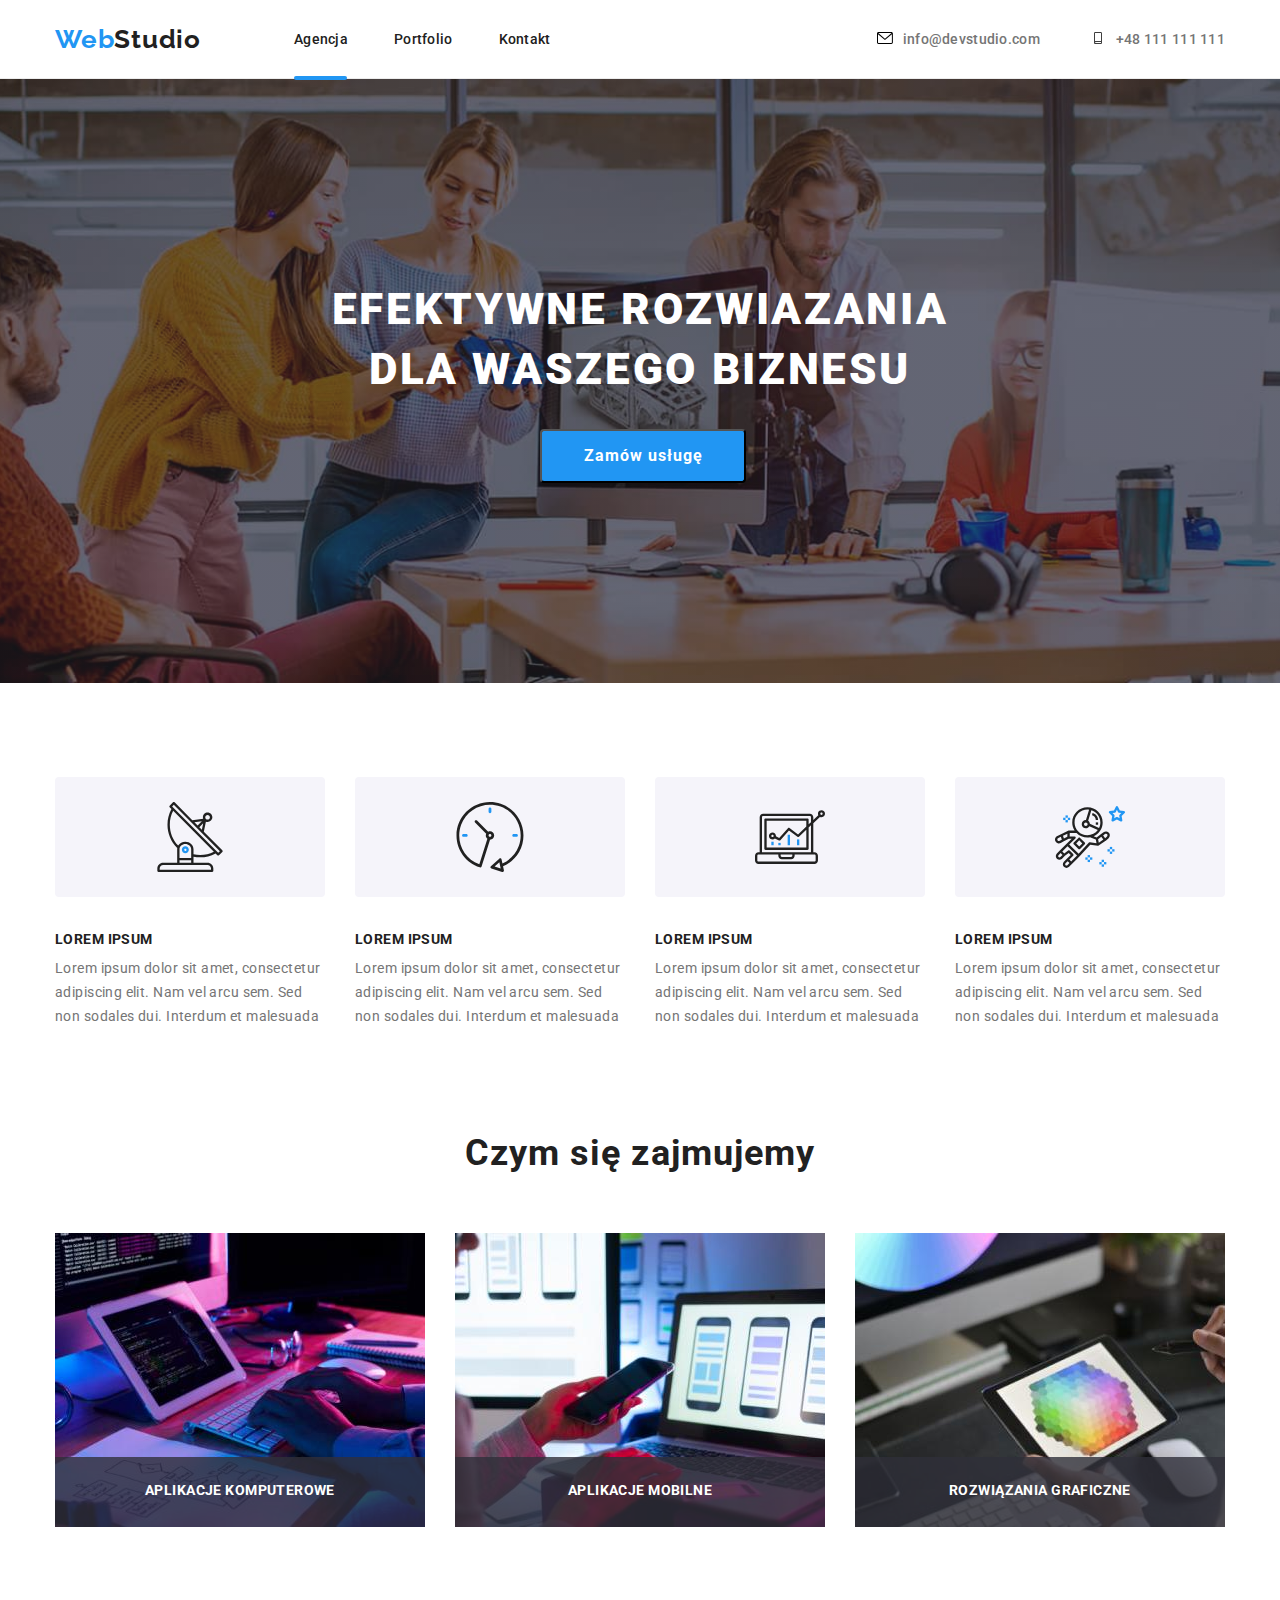
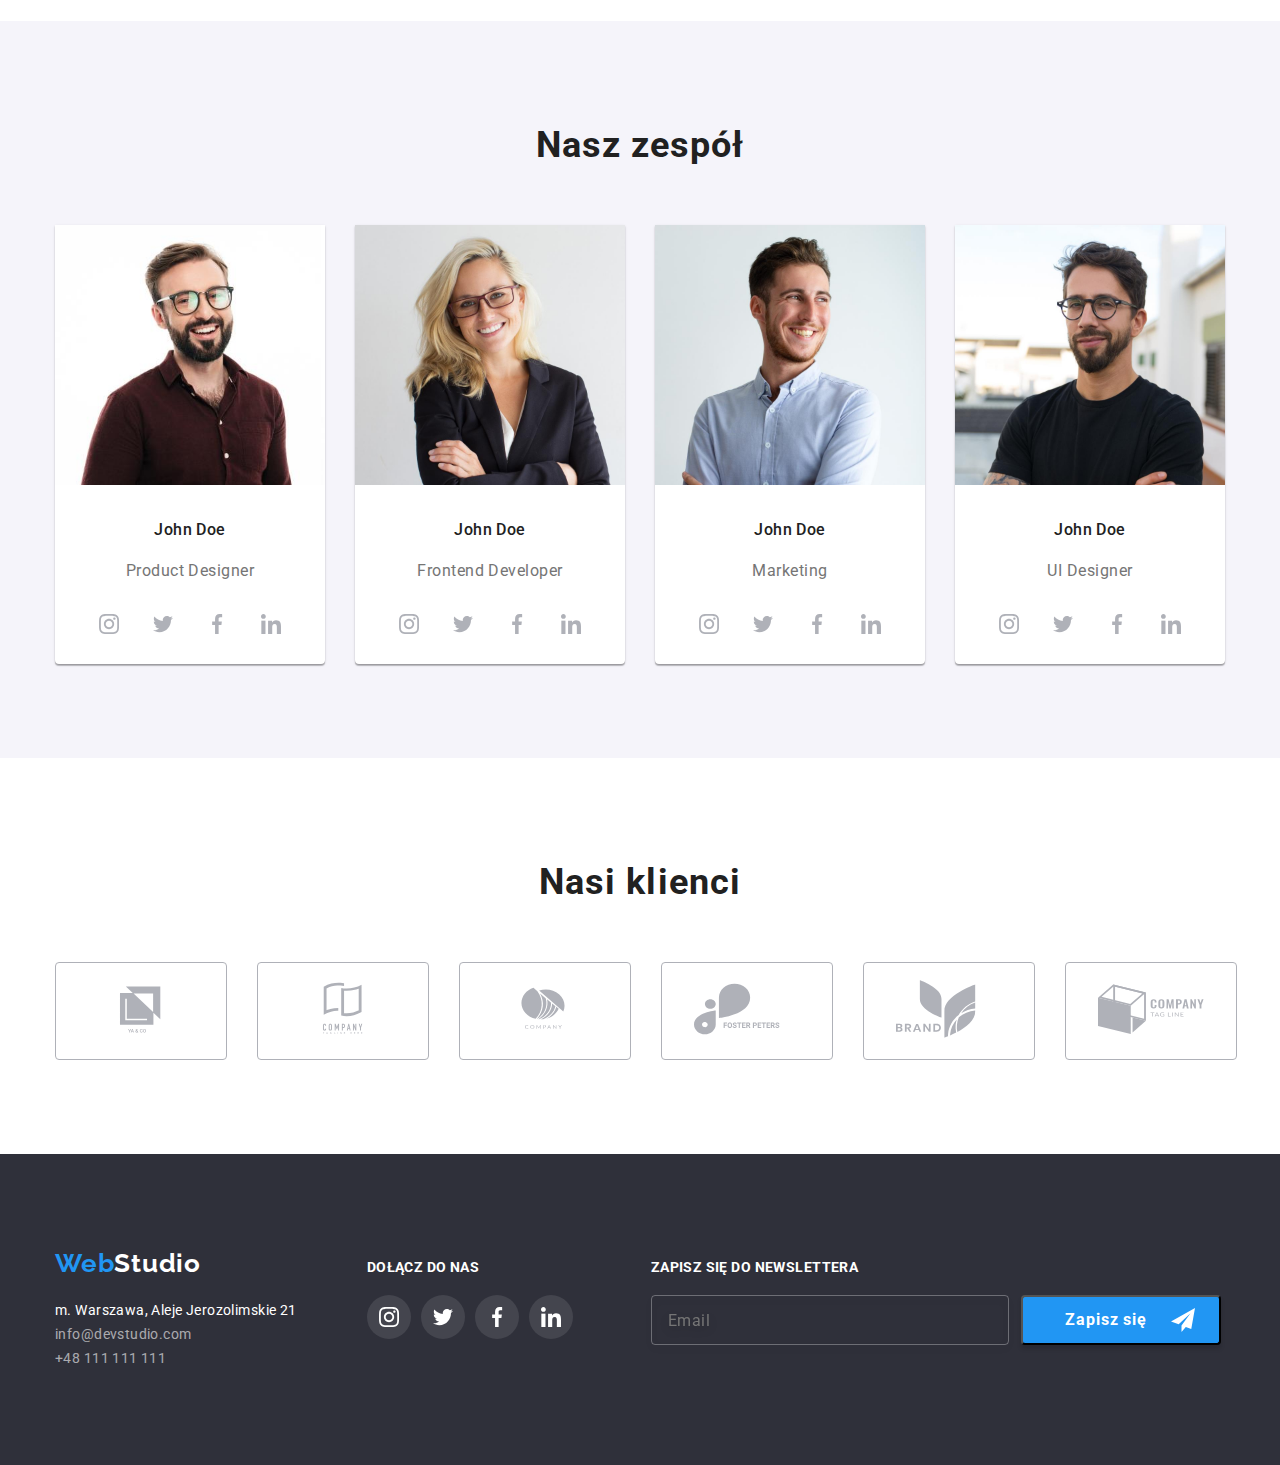
<file: index.html>
<!DOCTYPE html>
<html lang="en">
  <head>
    <meta charset="UTF-8" />
    <meta http-equiv="X-UA-Compatible" content="IE=edge"/>
    <meta name="viewport" content="width=device-width, initial-scale=1.0"/>
    <link rel="stylesheet" href="https://cdnjs.cloudflare.com/ajax/libs/modern-normalize/1.0.0/modern-normalize.min.css"/>
    <link rel="preconnect" href="https://fonts.googleapis.com"/>
    <link rel="preconnect" href="https://fonts.gstatic.com" crossorigin/>
    <link href="https://fonts.googleapis.com/css2?family=Raleway:wght@700&family=Roboto:wght@400;500;700;900&display=swap" rel="stylesheet"/>
    <link rel="stylesheet" href="./css/styles.css"/>
    <title>WebStudio</title>
  </head>

  <body>
    <header class="header">
      <div class="container">
        <nav class="navigation">
          <a class="logo-web-studio logo-web-studio-light-theme link" href="./index.html"><span>Web</span>Studio</a>

          <ul class="navigation-list list">
            <li class="navigation-list-item agency-main">
              <a class="navigation-list-link link" href="./index.html">Agencja</a>
            </li>
            <li class="navigation-list-item">
              <a class="navigation-list-link link" href="./portfolio.html">Portfolio</a>
            </li>
            <li class="navigation-list-item">
              <a class="navigation-list-link link" href="#">Kontakt</a>
            </li>
          </ul>
        </nav>
        
        
        <a class="mailto link" href="mailto:info@devstudio.com">
          <svg class="mailto-icon">
            <use href="./images/sprite.svg#icon-envelope"></use>
          </svg>info@devstudio.com
        </a>
        
        <a class="phone link" href="tel:+48111111111">
          <svg class="smartphone-icon">
            <use href="./images/sprite.svg#icon-smartphone"></use>
          </svg>+48 111 111 111
        </a>
      </div>
    </header>

    <main>

      <!-- ======== HERO ======== -->

      <!-- ======== EFEKTYWNE ROZWIĄZANIA DLA WASZEGO BIZNESU ======== -->

      <section class="hero">
        <div class="container">
            <h1 class="effective-solutions-for-your-business">
              EFEKTYWNE ROZWIAZANIA DLA WASZEGO BIZNESU
            </h1>

            <button class="modal-btn" type="button" data-modal-open>Zamów usługę</button>
          </div>
      </section>

      <!-- ======== NASZE ATUTY ======== -->

      <section class="our-strengths section">
        <div class="contianer">
          <ul class="our-strengths-list list">
            <li class="our-strengths-item">
              <svg class="icon-our-strengths">
                <use class="icon"
                href="./images/sprite.svg#icon-antenna"></use>
              </svg>
              <h3 class="our-strengths-title">LOREM IPSUM</h3>
              <p class="our-strengths-text">
              Lorem ipsum dolor sit amet, consectetur adipiscing elit. Nam vel
              arcu sem. Sed non sodales dui. Interdum et malesuada
              </p>
            </li>

            <li class="our-strengths-item">
              <svg class="icon-our-strengths">
                <use class="icon" href="./images/sprite.svg#icon-clock"></use>
              </svg>
              <h3 class="our-strengths-title">LOREM IPSUM</h3>
              <p class="our-strengths-text">
              Lorem ipsum dolor sit amet, consectetur adipiscing elit. Nam vel
              arcu sem. Sed non sodales dui. Interdum et malesuada
              </p>
            </li>

            <li class="our-strengths-item">
              <svg class="icon-our-strengths">
                <use class="icon"
                href="./images/sprite.svg#icon-diagram"></use>
              </svg>
              <h3 class="our-strengths-title">LOREM IPSUM</h3>
              <p class="our-strengths-text">
              Lorem ipsum dolor sit amet, consectetur adipiscing elit. Nam vel
              arcu sem. Sed non sodales dui. Interdum et malesuada
              </p>
            </li>

            <li class="our-strengths-item">
              <svg class="icon-our-strengths">
                <use class="icon"
                href="./images/sprite.svg#icon-astronaut"></use>
              </svg>
              <h3 class="our-strengths-title">LOREM IPSUM</h3>
              <p class="our-strengths-text">
              Lorem ipsum dolor sit amet, consectetur adipiscing elit. Nam vel
              arcu sem. Sed non sodales dui. Interdum et malesuada
              </p>
            </li>
          </ul>
        </div>
      </section>

      <!-- ======== CZYM SIĘ ZAJMUJEMY ======== -->

      <section class="what-we-do">
        <div class="container">
          <h2 class="what-we-do-title">Czym się zajmujemy</h2>

          <ul class="what-we-do-list list">
            <li class="what-we-do-list-item">
              <img class="what-we-do-list-img"
              src="./images/what-we-do/keyboard.jpg"
              alt="keyboard"
              width="370"
              height="294"/>
              <p class="description">APLIKACJE KOMPUTEROWE</p>
              </li>

              <li class="what-we-do-list-item">
              <img class="what-we-do-list-img"
              src="./images/what-we-do/phone.jpg"
              alt="phone"
              width="370"
              height="294"/>
              <p class="description">APLIKACJE MOBILNE</p>
              </li>
            <li class="what-we-do-list-item">
              <img class="what-we-do-list-img"
              src="./images/what-we-do/tablet.jpg"
              alt="tablet"
              width="370"
              height="294"/>
              <p class="description">ROZWIĄZANIA GRAFICZNE</p>
              </li>
          </ul>
        </div>
      </section>

      <!-- ======== NASZ ZESPÓŁ ======== -->

      <section class="our-team section">
        <div class="container">
          <h2 class="our-team-title">Nasz zespół</h2>

          <ul class="our-team-list list">
            <li class="our-team-list-item">
              <img class="our-team-list-img"
              src="./images/our-team/men1.jpg"
              alt="men1"
              width="270"
              height="260"
              />
                <h3 class="team-name">John Doe</h3>
                <p class="team-job">Product Designer</p>
                <ul class="social-list list">
                  <li class="social-list-item">
                    <a class="social-icon-link" href="#">
                      <svg class="social-icon">
                        <use href="./images/sprite.svg#icon-instagram"></use>
                      </svg>
                    </a>
                  </li>
                  <li class="social-icon-list-item">
                    <a class="social-icon-link link" href="#">
                      <svg class="social-icon">
                        <use href="./images/sprite.svg#icon-twitter"></use>
                      </svg>
                    </a>
                  </li>
                  <li class="social-icon-list-item">
                    <a class="social-icon-link link" href="#">
                      <svg class="social-icon">
                        <use href="./images/sprite.svg#icon-facebook"></use>
                      </svg>
                    </a>
                  </li>
                  <li class="social-icon-list-item">
                    <a class="social-icon-link link" href="#">
                      <svg class="social-icon">
                        <use href="./images/sprite.svg#icon-linkedin"></use>
                      </svg>
                    </a>
                  </li>
                </ul>
              </li>

            <li class="our-team-list-item">
              <img class="our-team-list-img"
              src="./images/our-team/woman.jpg"
              alt="woman"
              width="270"
              height="260"
              />
              <h3 class="team-name">John Doe</h3>
              <p class="team-job">Frontend Developer</p>
              <ul class="social-list list">
                <li class="social-list-item">
                  <a class="social-icon-link link" href="#">
                    <svg class="social-icon">
                      <use href="./images/sprite.svg#icon-instagram"></use>
                    </svg>
                  </a>
                </li>
                <li class="social-icon-list-item">
                  <a class="social-icon-link link" href="#">
                    <svg class="social-icon">
                      <use href="./images/sprite.svg#icon-twitter"></use>
                    </svg>
                  </a>
                </li>
                <li class="social-icon-list-item">
                  <a class="social-icon-link link" href="#">
                    <svg class="social-icon">
                      <use href="./images/sprite.svg#icon-facebook"></use>
                    </svg>
                  </a>
                </li>
                <li class="social-icon-list-item">
                  <a class="social-icon-link link" href="#">
                    <svg class="social-icon">
                      <use href="./images/sprite.svg#icon-linkedin"></use>
                    </svg>
                  </a>
                </li>
              </ul>
            </li>

            <li class="our-team-list-item">
              <img class="our-team-list-img"
              src="./images/our-team/men2.jpg"
              alt="men2"
              width="270"
              height="260"
              />
              <h3 class="team-name">John Doe</h3>
              <p class="team-job">Marketing</p>
              <ul class="social-list list">
                <li class="social-list-item">
                  <a class="social-icon-link link" href="#">
                    <svg class="social-icon">
                      <use href="./images/sprite.svg#icon-instagram"></use>
                    </svg>
                  </a>
                </li>
                <li class="social-icon-list-item">
                  <a class="social-icon-link link" href="#">
                    <svg class="social-icon">
                      <use href="./images/sprite.svg#icon-twitter"></use>
                    </svg>
                  </a>
                </li>
                <li class="social-icon-list-item">
                  <a class="social-icon-link link" href="#">
                    <svg class="social-icon">
                      <use href="./images/sprite.svg#icon-facebook"></use>
                    </svg>
                  </a>
                </li>
                <li class="social-icon-list-item">
                  <a class="social-icon-link link" href="#">
                    <svg class="social-icon">
                      <use href="./images/sprite.svg#icon-linkedin"></use>
                    </svg>
                  </a>
                </li>
              </ul>
            </li>

            <li class="our-team-list-item">
              <img class="our-team-list-img"
              src="./images/our-team/men3.jpg"
              alt="men3"
              width="270"
              height="260"
              />
              <h3 class="team-name">John Doe</h3>
              <p class="team-job">UI Designer</p>
              <ul class="social-list list">
                <li class="social-list-item">
                  <a class="social-icon-link link" href="#">
                    <svg class="social-icon">
                      <use href="./images/sprite.svg#icon-instagram"></use>
                    </svg>
                  </a>
                </li>
                <li class="social-icon-list-item">
                  <a class="social-icon-link link" href="#">
                    <svg class="social-icon">
                      <use href="./images/sprite.svg#icon-twitter"></use>
                    </svg>
                  </a>
                </li>
                <li class="social-icon-list-item">
                  <a class="social-icon-link link" href="#">
                    <svg class="social-icon">
                      <use href="./images/sprite.svg#icon-facebook"></use>
                    </svg>
                  </a>
                </li>
                <li class="social-icon-list-item">
                  <a class="social-icon-link link" href="#">
                    <svg class="social-icon">
                      <use href="./images/sprite.svg#icon-linkedin"></use>
                    </svg>
                  </a>
                </li>
              </ul>
            </li>
          </ul>
        </div>
      </section>


        <!-- ======== NASI KLIENCI ======== -->

      <section class="our-customers section">
        <div class="container">
          <h2 class="our-customers-title">Nasi klienci</h2>
            <ul class="our-customers-list list">
              <li class="our-customers-item">
                <svg class="icon-our-customers">
                  <use href="./images/sprite.svg#icon-yaco"></use>
                </svg>
              </li>
              <li class="our-customers-item">
                <svg class="icon-our-customers">
                  <use href="./images/sprite.svg#icon-companydouble"></use>
                </svg>
              </li>
              <li class="our-customers-item">
                <svg class="icon-our-customers">
                  <use class="ccompany-icon"
                  href="./images/sprite.svg#icon-companycircle"></use>
                </svg>
              </li>
              <li class="our-customers-item">
                <svg class="icon-our-customers">
                  <use class="company-icon"
                  href="./images/sprite.svg#icon-foster"></use>
                </svg>
              </li>
              <li class="our-customers-item">
                <svg class="icon-our-customers">
                  <use href="./images/sprite.svg#icon-brand"></use>
                </svg>
              </li>
              <li class="our-customers-item">
                <svg class="icon-our-customers">
                  <use href="./images/sprite.svg#icon-companysquare"></use>
                </svg>
              </li>
            </ul>
        </div>
      </section>
    </main>

    <!-- ======== FOOTER ======== -->

    <footer class="footer section">
      <div class="container">
        <div class="left-side">
          <p class="logo-web-studio logo-web-studio-dark-theme"><span>Web</span>Studio</p>

          <address class="address">
            <ul class="address-list list">
              <li class="address-list-item">
                <a class="address-home link" href="https://goo.gl/maps/9fJ4axjzsEz8mTYB8" target="_blank">
                  m. Warszawa, Aleje Jerozolimskie 21</a>
              </li>
            <li class="address-list-item">
                <a class="contact-mailto link" href="mailto:info@devstudio.com"
                >info@devstudio.com</a>
              </li>
              <li class="address-list-item">
                <a class="contact-phone link" href="tel:+48111111111">+48 111 111 111</a>
              </li>
            </ul>
          </address>
        </div>

        <div class="middle-side">      
          <h3 class="join-us-title">DOŁĄCZ DO NAS</h3>

          <ul class="join-us-list list">
            <li class="join-us-item">
              <a class="join-us-icon-link" href="#">
                <svg class="social-icon">
                  <use href="./images/sprite.svg#icon-instagram">
                  </use>
                </svg>
              </a>
            </li>
            <li class="join-us-item">
              <a class="join-us-icon-link" href="#">
                <svg class="social-icon">
                  <use href="./images/sprite.svg#icon-twitter">
                  </use>
                </svg>
              </a>
            </li>
            <li class="join-us-item">
              <a class="join-us-icon-link" href="#">
                <svg class="social-icon">
                  <use href="./images/sprite.svg#icon-facebook">
                  </use>
                </svg>
              </a>
            </li>
            <li class="join-us-item">
              <a class="join-us-icon-link" href="#">
                <svg class="social-icon">
                  <use href="./images/sprite.svg#icon-linkedin">
                  </use>
                </svg>
              </a>
            </li>
          </ul>
        </div>

        <div class="right-side">
          <h3 class="singup-to">ZAPISZ SIĘ DO NEWSLETTERA</h3>

          <form name="footer-signup-form" autocomplete="on" novalidate>
            <ul class="singup-list list">
              <li class="singup-list-item">
                <label>
                  <input class="singup-email" type="email" name="email" placeholder="Email"/>
                </label>
              </li>

              <li class="singup-list-item">
                <button class="singup-btn" type="submit">Zapisz się
                  <svg class="singup-icon">
                    <use href="./images/sprite.svg#icon-send"></use>
                  </svg>
                </button>
              </li>
            </ul>
          </form>
        </div>
      </div>
    </footer>

    <div class="backdrop is-hidden" data-modal>
      <div class="modal">
        <button type="button" class="close-btn" data-modal-close>
          <svg class="close-btn-icon">
            <use href="./images/sprite.svg#close"></use>
          </svg>
        </button>

        <h4 class="form-title">Zostaw swoje dane w formularzu poniżej</h4>

        <form name="signup_form" autocomplete="on" novalidate>
          <label class="singup-form-field">
            Imie
            <span class="singup-box">
              <input class="singup-field" type="text" name="username">
              <svg class="singup-form-icon">
                <use href="./images/sprite.svg#icon-person"></use>
              </svg>
            </span>
          </label>

          <label class="singup-form-field">
            Telefon
            <span class="singup-box">
              <input class="singup-field" type="tel" name="phone">
              <svg class="singup-form-icon">
                <use href="./images/sprite.svg#icon-phone"></use>
              </svg>
            </span>
          </label>

          <label class="singup-form-field">
            Email
            <span class="singup-box">
              <input class="singup-field" type="email" name="email">
              <svg class="singup-form-icon">
                <use href="./images/sprite.svg#icon-email"></use>
              </svg>
            </span>
          </label>
        
          <label class="singup-form-field">
            Komentarz
            <textarea class="singup-field-feedback" name="feedback" placeholder="Wprowadź tekst"></textarea>
          </label>
    
          <div class="policy-box">
            <input class="modal-form-policy visually-hidden" id="user-policy" type="checkbox" name="policy">
            <label for="user-policy" class="modal-form-policy-text"> Oświadczam iż akceptuję <a class="rules-policy" href="#">Regulamin</a> i <a class="rules-policy" href="#">Politykę Prywatności</a>.
            </label>
          </div>

          <button class="singup-form-btn" type="submit">Wyślij</button>
        </form>
      </div>
    </div>
    
    <script src="./js/modal.js"></script>

  </body>
</html>
</file>
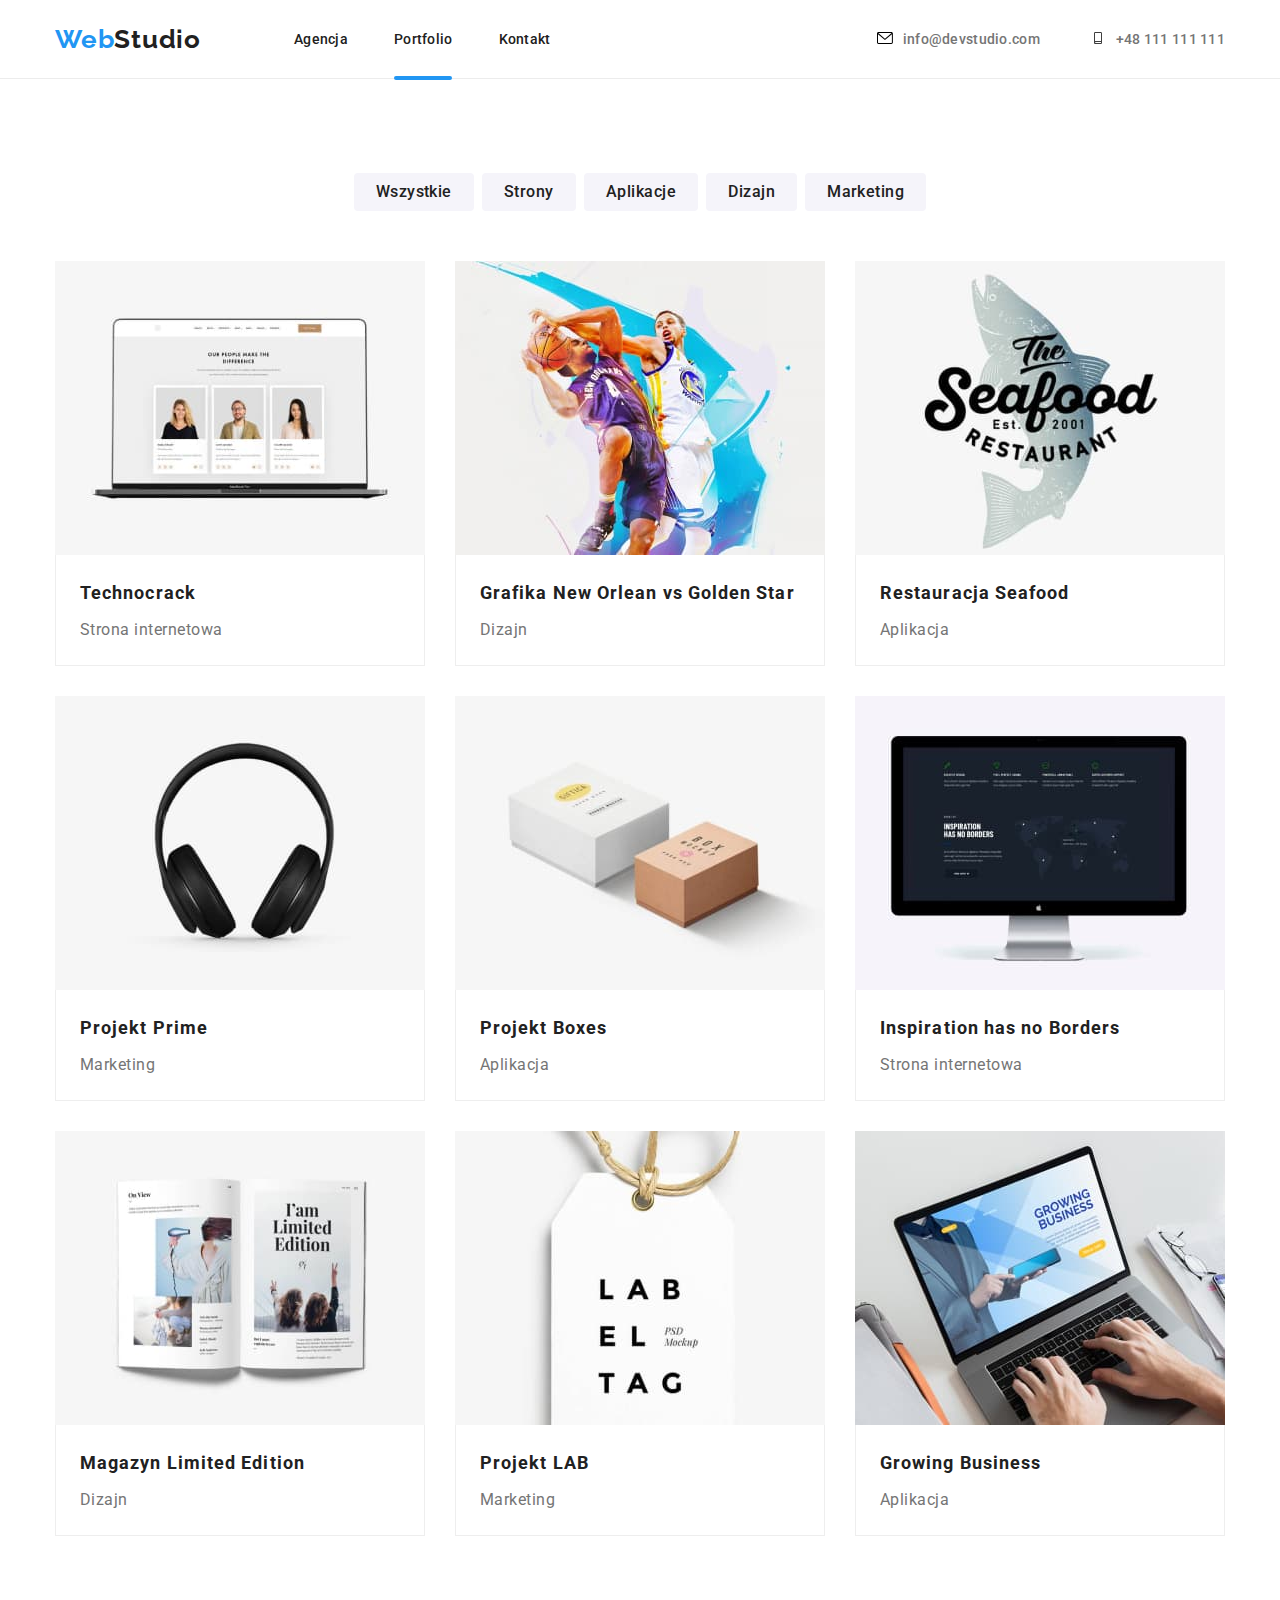
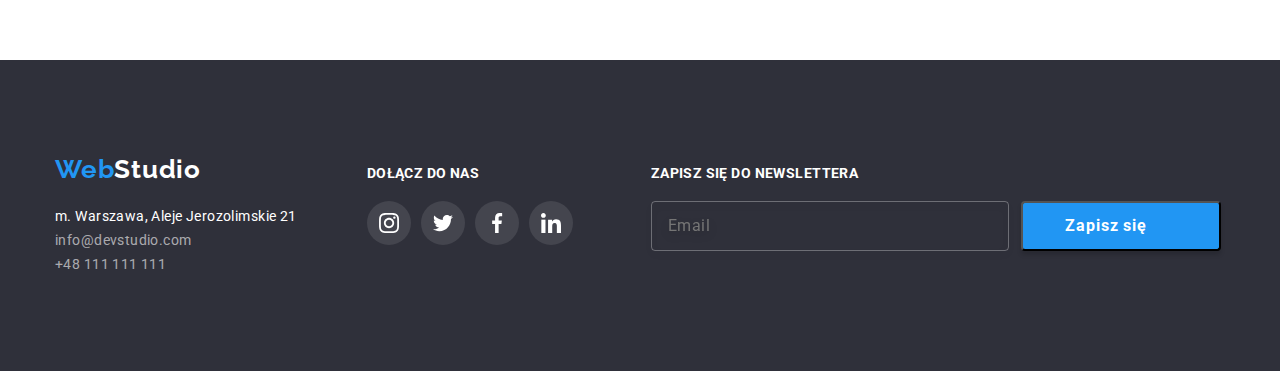
<file: portfolio.html>
<!DOCTYPE html>
<html lang="en">
  <head>
    <meta charset="UTF-8" />
    <meta http-equiv="X-UA-Compatible" content="IE=edge"/>
    <meta name="viewport" content="width=device-width, initial-scale=1.0"/>
    <link rel="stylesheet" href="https://cdnjs.cloudflare.com/ajax/libs/modern-normalize/1.0.0/modern-normalize.min.css"/>
    <link rel="preconnect" href="https://fonts.googleapis.com"/>
    <link rel="preconnect" href="https://fonts.gstatic.com" crossorigin/>
    <link href="https://fonts.googleapis.com/css2?family=Raleway:wght@700&family=Roboto:wght@400;500;700;900&display=swap" rel="stylesheet"/>
    <link rel="stylesheet" href="./css/styles.css"/>
    <title>Portfolio</title>
  </head>

  <body>
    <header class="header">
      <div class="container">
        <nav class="navigation">
          <a class="logo-web-studio logo-web-studio-light-theme link" href="./index.html"><span>Web</span>Studio</a>

          <ul class="navigation-list list">
            <li class="navigation-list-item">
              <a class="navigation-list-link link" href="./index.html">Agencja</a>
            </li>
            <li class="navigation-list-item portfolio-main">
              <a class="navigation-list-link link" href="./portfolio.html">Portfolio</a>
            </li>
            <li class="navigation-list-item">
              <a class="navigation-list-link link" href="#">Kontakt</a>
            </li>
          </ul>
        </nav>
        
        
        <a class="mailto link" href="mailto:info@devstudio.com">
          <svg class="mailto-icon">
            <use href="./images/sprite.svg#icon-envelope"></use>
          </svg>info@devstudio.com
        </a>
        
        <a class="phone link" href="tel:+48111111111">
          <svg class="smartphone-icon">
            <use href="./images/sprite.svg#icon-smartphone"></use>
          </svg>+48 111 111 111
        </a>
      </div>
    </header>

    <main>
      <section class="portfolio section">
        <div class="container">
          <ul class="button-list list">
            <li class="button-list-item">
              <button class="modal-btn-portfolio" type="button">Wszystkie</button>
            </li>
            <li class="button-list-item">
              <button class="modal-btn-portfolio" type="button">Strony</button>
            </li>
            <li class="button-list-item">
              <button class="modal-btn-portfolio" type="button">Aplikacje</button>
            </li>
            <li class="button-list-item">
              <button class="modal-btn-portfolio" type="button">Dizajn</button>
            </li>
            <li class="button-list-item">
              <button class="modal-btn-portfolio" type="button">Marketing</button>
            </li>
          </ul>
        </div>

        <div class="container">
          <ul class="images-list list">
            <li class="images-list-item">
              <div class="images-hidden">
                <img class="images-list-img img"
                  src="./images/portfolio/technocrack.jpg"
                  alt="technnocrack"
                  width="370"
                  height="294"
                />
                <p class="text">Technocrack jest popularną platformą wykorzystywaną do rozpowszechniania koronawirusa. Firmy wykorzystują tę platformę do celów szpiegowskich i ataków na niezabezpieczone serwery konkurencji</p>
              </div>
              <h3 class="images-name">Technocrack</h3>
              <p class="images-type">Strona internetowa</p>
            </li>

            <li class="images-list-item">
              <div class="images-hidden">
                <img class="images-list-img img"
                  src="./images/portfolio/basketball.jpg"
                  alt="bascetball"
                  width="370"
                  height="294"
                />
                <p class="text">Technocrack jest popularną platformą wykorzystywaną do rozpowszechniania koronawirusa. Firmy wykorzystują tę platformę do celów szpiegowskich i ataków na niezabezpieczone serwery konkurencji</p>
              </div>
              <h3 class="images-name">Grafika New Orlean vs Golden Star</h3>
              <p class="images-type">Dizajn</p>
            </li>

            <li class="images-list-item">
              <div class="images-hidden">
                <img class="images-list-img img"
                  src="./images/portfolio/restaurant.jpg"
                  alt="restaurant"
                  width="370"
                  height="294"
                />
                <p class="text">Technocrack jest popularną platformą wykorzystywaną do rozpowszechniania koronawirusa. Firmy wykorzystują tę platformę do celów szpiegowskich i ataków na niezabezpieczone serwery konkurencji</p>
              </div>
              <h3 class="images-name">Restauracja Seafood</h3>
              <p class="images-type">Aplikacja</p>
            </li>

            <li class="images-list-item">
              <div class="images-hidden">
                <img class="images-list-img img"
                  src="./images/portfolio/earphone.jpg"
                  alt="earphone"
                  width="370"
                  height="294"
                />
                <p class="text">Technocrack jest popularną platformą wykorzystywaną do rozpowszechniania koronawirusa. Firmy wykorzystują tę platformę do celów szpiegowskich i ataków na niezabezpieczone serwery konkurencji</p>
              </div>
              <h3 class="images-name">Projekt Prime</h3>
              <p class="images-type">Marketing</p>
            </li>

            <li class="images-list-item">
              <div class="images-hidden">
                <img class="images-list-img img"
                  src="./images/portfolio/boxes.jpg"
                  alt="boxes"
                  width="370"
                  height="294"
                />
                <p class="text">Technocrack jest popularną platformą wykorzystywaną do rozpowszechniania koronawirusa. Firmy wykorzystują tę platformę do celów szpiegowskich i ataków na niezabezpieczone serwery konkurencji</p>
              </div>
              <h3 class="images-name">Projekt Boxes</h3>
              <p class="images-type">Aplikacja</p>
            </li>

            <li class="images-list-item">
              <div class="images-hidden">
                <img class="images-list-img img"
                src="./images/portfolio/monitor.jpg"
                alt="monitor"
                width="370"
                height="294"
              />
              <p class="text">Technocrack jest popularną platformą wykorzystywaną do rozpowszechniania koronawirusa. Firmy wykorzystują tę platformę do celów szpiegowskich i ataków na niezabezpieczone serwery konkurencji</p>
            </div>
            <h3 class="images-name">Inspiration has no Borders</h3>
            <p class="images-type">Strona internetowa</p>
          </li>

          <li class="images-list-item">
            <div class="images-hidden">
              <img class="images-list-img img"
                src="./images/portfolio/book.jpg"
                alt="book"
                width="370"
                height="294"
              />
              <p class="text">Technocrack jest popularną platformą wykorzystywaną do rozpowszechniania koronawirusa. Firmy wykorzystują tę platformę do celów szpiegowskich i ataków na niezabezpieczone serwery konkurencji</p>
            </div>
            <h3 class="images-name">Magazyn Limited Edition</h3>
            <p class="images-type">Dizajn</p>
          </li>

          <li class="images-list-item">
            <div class="images-hidden">
              <img class="images-list-img img"
                src=".//images/portfolio/lab.jpg"
                alt="lab"
                width="370"
                height="294"
              />
              <p class="text">Technocrack jest popularną platformą wykorzystywaną do rozpowszechniania koronawirusa. Firmy wykorzystują tę platformę do celów szpiegowskich i ataków na niezabezpieczone serwery konkurencji</p>
            </div>
            <h3 class="images-name">Projekt LAB</h3>
            <p class="images-type">Marketing</p>
          </li>

          <li class="images-list-item">
            <div class="images-hidden">
              <img class="images-list-img img"
                src="./images/portfolio/laptop.jpg"
                alt="laptop"
                width="370"
                height="294"
              />
              <p class="text">Technocrack jest popularną platformą wykorzystywaną do rozpowszechniania koronawirusa. Firmy wykorzystują tę platformę do celów szpiegowskich i ataków na niezabezpieczone serwery konkurencji</p>
            </div>
            <h3 class="images-name">Growing Business</h3>
            <p class="images-type">Aplikacja</p>
          </li>
        </ul>
      </div>
      </section>
    </main>

    <!-- ======== FOOTER ======== -->

    <footer class="footer section">
      <div class="container">
        <div class="left-side">
          <p class="logo-web-studio logo-web-studio-dark-theme"><span>Web</span>Studio</p>

          <address class="address">
            <ul class="address-list list">
              <li class="address-list-item">
                <a class="address-home link" href="https://goo.gl/maps/9fJ4axjzsEz8mTYB8"   target="_blank">
                m. Warszawa, Aleje Jerozolimskie 21</a>
              </li>
            <li class="address-list-item">
                <a class="contact-mailto link" href="mailto:info@devstudio.com"
                >info@devstudio.com</a>
              </li>
              <li class="address-list-item">
                <a class="contact-phone link" href="tel:+48111111111">+48 111 111 111</a>
              </li>
            </ul>
          </address>
        </div>

        <div class="middle-side">      
          <h3 class="join-us-title">DOŁĄCZ DO NAS</h3>

          <ul class="join-us-list list">
            <li class="join-us-item">
              <a class="join-us-icon-link" href="#">
                <svg class="social-icon">
                  <use href="./images/sprite.svg#icon-instagram">
                  </use>
                </svg>
              </a>
            </li>
            <li class="join-us-item">
              <a class="join-us-icon-link" href="#">
                <svg class="social-icon">
                  <use href="./images/sprite.svg#icon-twitter">
                  </use>
                </svg>
              </a>
            </li>
            <li class="join-us-item">
              <a class="join-us-icon-link" href="#">
                <svg class="social-icon">
                  <use href="./images/sprite.svg#icon-facebook">
                  </use>
                </svg>
              </a>
            </li>
            <li class="join-us-item">
              <a class="join-us-icon-link" href="#">
                <svg class="social-icon">
                  <use href="./images/sprite.svg#icon-linkedin">
                  </use>
                </svg>
              </a>
            </li>
          </ul>
        </div>

        <div class="right-side">
          <h3 class="singup-to">ZAPISZ SIĘ DO NEWSLETTERA</h3>

          <form name="signup_form" autocomplete="on" novalidate>
            <ul class="singup-list list">
              <li class="singup-list-item">
                <label>
                  <input class="singup-email" type="email" name="email" placeholder="Email"/>
                </label>
              </li>

              <li class="singup-list-item">
                <button class="singup-btn" type="submit">Zapisz się
                  <svg class="singup-icon">
                    <use href="./images/sprite.svg#icon-icon-send"></use>
                  </svg>
                </button>
              </li>
            </ul>
          </form>
        </div>
      </div>
    </footer>
  </body>
</html>
</file>
<file: css/styles.css>
:root {
  --main-font: "Roboto", sans-serif;
  --secondary-font: "Raleway", sans-serif;
  --main-color: #212121;
  --secondary-color: #2196f3;
  --tertiary-color: #ffffff;
  --quaternary-color: #2f303a;
  --quinary-color: #ECECEC;
  --senary-color: #f5f4fa;
  --septenary-color:  #757575;
  --octonary-color: #EEEEEE;
  --nonary-color: #AFB1B8;
}

body {
  font-family: var(--main-font);
  margin: 0;
  padding: 0;
}

h1,
h2,
h3,
h4,
h5,
h6 {
  margin: 0;
  padding: 0;
}

ul,
ol {
  margin: 0;
  padding: 0;
}

p {
  margin: 0;
  padding: 0;
}

img {
  display:block;
}

.list {
  list-style: none;
}

.link {
  text-decoration: none;
}

.container {
  width: 1200px;
  padding: 0 15px;
  align-items: center;
  margin: 0 auto;
}

.section {
  padding-top: 94px;
  padding-bottom: 94px;
}

/* ========== COMPONENTS ========== */

.logo-web-studio-light-theme {
  color: var(--main-color);
  background-color: var(--tertiary-color);
}

.logo-web-studio-dark-theme {
  color: var(--tertiary-color);
  background-color: var(--quaternary-color);
}

.navigation-list-link:hover,
.navigation-list-link:focus,
.button-list-item:hover,
.button-list-item:focus,
.address-home:hover,
.address-home:focus,
.mailto:hover,
.mailto:focus,
.phone:hover,
.phone:focus,
.contact-mailto:hover,
.contact-mailto:focus,
.contact-phone:hover,
.contact-phone:focus {
  color: var(--secondary-color);
}

.navigation-list-link,
.mailto,
.phone,
.address-home,
.contact-mailto,
.contact-phone,
.social-icon-link,
.our-customers-item,
.join-us-icon-link,
.modal-btn-portfolio,
.images-list-item {
  transition-duration: 250ms;
  transition-timing-function: cubic-bezier(0.4, 0, 0.2, 1);
}

/* ========== END COMPONENTS ========== */

/* ========== HEADER ========== */

.header {
  border-bottom: 1px solid var(--quinary-color);
}

.header .container{
  display: flex;
  align-items: center;
  padding-top: 24px;
  padding-bottom: 23px;
}

.navigation {
  display: flex;
}

.navigation-list {
  display: flex;
  align-items: center;
}

.navigation-list-item:not(:last-child) {
  margin-right: 46px;
}

.header .mailto {
  margin-right: 50px;
}

.logo-web-studio {
  font-family: var(--secondary-font);
  font-weight: 700;
  font-size: 26px;
  line-height: 1.192;
  letter-spacing: 0.03em;
  margin-right: 93px;
}

.logo-web-studio span {
  color: var(--secondary-color);
}

.navigation-list-link,
.mailto,
.phone {
  font-weight: 500;
  font-size: 14px;
  line-height: 1.143;
  letter-spacing: 0.02em;
}

.navigation-list-link {
  color: var(--main-color);

}

.mailto,
.phone {
  color: var(--septenary-color);

}

.mailto {
  margin-left: auto;
}

.mailto-icon,
.smartphone-icon {
  width: 16px;
  height: 12px;
  cursor: pointer;
  margin-right: 10px;
}

.mailto:hover,
.mailto:focus,
.phone:hover,
.phone:focus {
  fill: var(--secondary-color);
}

.agency-main:after {
  position: absolute;
  top: 76px;
  display: block;
  content: "";
  width: 53px;
  height: 4px;
  background: var(--secondary-color);
  border-radius: 2px;
  
}

.portfolio-main::after {
  position: absolute;
  top: 76px;
  display: block;
  content: "";
  width: 58px;
  height: 4px;
  background: var(--secondary-color);
  border-radius: 2px;
}

/* ========== END HEADER ========== */

/* ========== EFEKTYWNE ROZWIĄZANIA DLA WASZEGO BIZNESU ========== */

.hero {
  background-color: var(--quaternary-color);
  background-image: linear-gradient(
  rgba(47, 48, 58, 0.4), 
  rgba(47, 48, 58, 0.4)),
  url("../images/background-image.jpg"); 
  background-repeat: no-repeat;
  background-position: center;
  background-size: cover;
}

.hero .container {
  display: block;
  align-items: center;
}

.effective-solutions-for-your-business {
  padding-top: 200px;
  padding-bottom: 30px;
  margin-left: auto;
  margin-right: auto;
  width: 652px;
  font-weight: 900;
  font-size: 44px;
  line-height: 1.364;
  align-items: center;
  text-align: center;
  letter-spacing: 0.06em;
  color: var(--tertiary-color); 
}

.modal-btn {
  margin-left: 485px;
  margin-bottom: 200px;
  font-weight: 700;
  font-size: 16px;
  line-height: 1.875;
  align-items: center;
  text-align: center;
  letter-spacing: 0.06em;
  color: var(--tertiary-color);
  cursor: pointer;
  background-color: var(--secondary-color);
  box-shadow: 0px 4px 4px rgba(0, 0, 0, 0.15);
  border-radius: 4px;
  padding: 10px 41px 10px 42px;
}

/* ========== END EFEKTYWNE ROZWIĄZANIA DLA WASZEGO BIZNESU ========== */

/* ========== NASZE ATUTY ========== */

.our-strength .container {
  display: inline;
}

.our-strengths-list {
  display: flex;
  justify-content: center;
}

.our-strengths-item:not(:last-child) {
  margin-right: 30px;
}

 .icon-our-strengths {
  width: 270px;
  height: 120px;
  background-color: var(--senary-color);
  border-radius: 4px;
  padding: 25px 100px;
  margin-bottom: 30px;
}

 .icon {
  width: 70px;
  height: 70px;
}

.our-strengths-title {
  font-weight: 700;
  font-size: 14px;
  line-height: 1.143;
  letter-spacing: 0.03em;
  color: var(--main-color);
  padding-bottom: 10px;
}

.our-strengths-text {
  width: 270px;
  font-weight: 400;
  font-size: 14px;
  line-height: 1.714;
  letter-spacing: 0.03em;
  color: var(--septenary-color);
}

/* ========== END NASZE ATUTY ========== */

/* ========== CZYM SIĘ ZAJMUJEMY ========== */

.what-we-do .container{
  display: block;
}
.what-we-do-list {
  display: flex;
}

.what-we-do-list-item:not(:last-child) {
  margin-right: 30px;
}

.what-we-do-title,
.our-team-title,
.our-customers-title {
  margin-bottom: 50px;
  font-weight: 700;
  font-size: 36px;
  line-height: 1.667;
  text-align: center;
  letter-spacing: 0.03em;
  color: var(--main-color);
}

.what-we-do-list-item {
  position: relative;

}

.description {
  width: 370px;
  height: 70px;
  font-weight: 700;
  font-size: 14px;
  line-height: 1.143;
  text-align: center;
  letter-spacing: 0.03em;
  text-transform: uppercase;
  background: rgba(47, 48, 58, 0.8);
  color: var(--tertiary-color);
  padding-top: 25px;
}

.what-we-do-list-item > .description {
  position: absolute;
  top: 224px;
}

/* ========== END CZYM SIĘ ZAJMUJEMY ========== */

/* ========== NASZ ZESPÓŁ ========== */

.our-team {
  background: var(--senary-color);
  margin-top: 94px;
}

.our-team .container {
  display: block;
}

.our-team-list {
  display: flex;
}

.our-team-list-item:not(:last-child) {
  margin-right: 30px;
 }

.our-team-list-item {
  background: var(--tertiary-color);
  box-shadow: 0px 1px 3px rgba(0, 0, 0, 0.12), 0px 1px 1px rgba(0, 0, 0, 0.14), 0px 2px 1px rgba(0, 0, 0, 0.2);
  border-radius: 0px 0px 4px 4px;
}

.team-name {
  font-weight: 500;
  color: var(--main-color);
  padding-top: 30px;
  padding-bottom: 10px;
}

.team-job {
  font-weight: 400;
  color: var(--septenary-color);
}

.team-name,
.team-job {
  font-size: 16px;
  line-height: 1.888;
  text-align: center;
  letter-spacing: 0.03em;
}

.social-list {
  display: flex;
  align-items: center;
  justify-content: space-between;
  padding: 16px 32px 18px;
}

.social-icon-link {
  display: flex;
  width: 44px;
  height: 44px;
  fill: var(--nonary-color);
  border-radius: 50%;
  align-items: center;
  justify-content: center;
}

.social-icon {
  width: 20px;
  height: 20px;
}

.social-icon-link:hover,
.social-icon-link:focus {
  fill: var(--tertiary-color);
  background-color: var(--secondary-color);
 }

/* ========== END NASZ ZESPÓŁ ========== */

/* ========== NASI KLIENCI ========== */

.our-customers .container {
  display: block;
}

.our-customers-list {
  display: flex;
}

.our-customers-item {
border: 1px solid var(--nonary-color);
box-sizing: border-box;
border-radius: 4px;
padding: 16px 32px;
fill: var(--nonary-color);
cursor: pointer;
}

.icon-our-customers {
  width: 106px;
  height: 60px;
}

.our-customers-item:hover,
.our-customers-item:focus {
  fill: var(--secondary-color);
}

.our-customers-item:not(:last-child) {
  margin-right: 30px;
}

/* ========== END NASI KLIENCI ========== */

/* ========== END MAIN ========== */

/* ========== FOOTER ========== */

.footer {
  background-color: var(--quaternary-color);
}

.footer .container {
  display: flex;
  align-items: baseline;
}

.left-side {
  margin-right: 70px;
}

.address-home {
  color: var(--tertiary-color);
}

.logo-web-studio-dark-theme {
  padding-bottom: 20px;
}

.contact-mailto,
.contact-phone {
  color: rgba(255, 255, 255, 0.6);
}

.address-home,
.contact-mailto,
.contact-phone {
  padding-bottom: 9px;
  font-style: normal;
  font-weight: 400;
  font-size: 14px;
  line-height: 1.714;
  letter-spacing: 0.03em;
}

.middle-side {
  display: block;
  margin-right: 78px;
}

.join-us-title,
.singup-to {
  font-weight: 700;
  font-size: 14px;
  line-height: 1.143;
  letter-spacing: 0.03em;
  align-items: center;
  justify-content: center;
  color: var(--tertiary-color);
  padding-bottom: 20px;
}

.join-us-list {
  display: flex;
}

.join-us-item {
  display: flex;
}

.join-us-icon-link {
  display: flex;
  width: 44px;
  height: 44px;
  fill: var(--tertiary-color);
  background-color: rgba(255, 255, 255, 0.1);; 
  border-radius: 50%;
  align-items: center;
  justify-content: center;
}

.join-us-icon-link:hover,
.join-us-icon-link:focus {
  fill: var(--tertiary-color);
  background-color: var(--secondary-color);
}

.join-us-item:not(:last-child) {
  margin-right: 10px;
}

.singup-list {
  display: flex;
}

.singup-list-item:not(:last-child) {
  margin-right: 12px;
}

.singup-email {
  width: 358px;
  height: 50px;
  display: flex;
  font-weight: 400;
  font-size: 16px;
  line-height: 1.25;
  padding-left: 16px;
  align-items: center;
  letter-spacing: 0.03em;
  color: rgba(255, 255, 255, 0.6);
  border: 1px solid rgba(255, 255, 255, 0.3);
  background: transparent;
  filter: drop-shadow(0px 4px 4px rgba(0, 0, 0, 0.15));
  border-radius: 4px;
  transition: border-color 250ms cubic-bezier(0.4, 0, 0.2, 1);
}

.singup-email:focus {
  outline: none;
  border-color: var(--secondary-color);
}

.singup-btn {
  display: flex;
  width: 200px;
  height: 50px;
  padding-left: 42px;
  font-weight: 700;
  font-size: 16px;
  line-height: 1.875;
  align-items: center;
  text-align: center;
  letter-spacing: 0.06em;
  color: var(--tertiary-color);
  background-color: var(--secondary-color);
  box-shadow: 0px 4px 4px rgba(0, 0, 0, 0.15);
  border-radius: 4px;
  cursor: pointer;
}

.singup-icon {
  width:24px;
  height: 24px;
  margin-left: 24px;
}

/* ========== END FOOTER ========== */

/* ========== BACKDROP ========== */

.backdrop {
  position: fixed;
  left: 0;
  top: 0;
  width: 100%;
  height: 100%;
  background-color: rgba(0, 0, 0, 0.2);
  opacity: 1;
  transition: opacity 250ms cubic-bezier(0.4, 0, 0.2, 1);
}

.modal {
  position: absolute;
  top: 50%;
  left: 50%;
  transform: translate(-50%,-50%);
  width: 528px;
  min-height: 581px;
  background-color: var(--tertiary-color);
  padding: 40px;
}

.close-btn {
  display: flex;
  position: absolute;
  align-items: center;
  justify-content: center;
  top: 8px;
  right: 8px;
  width: 30px;
  height: 30px;
  background-color: transparent;
  border-radius: 50%;
  border: 1px solid rgba(0, 0, 0, 0.1);
  box-sizing: border-box;
  cursor: pointer;
}

.close-btn-icon {
  width: 18px;
  height: 18px;
}

.is-hidden {
  opacity: 0;
  pointer-events: none;
}

.form-title {
  font-weight: 700;
  font-size: 20px;
  line-height: 1.15;
  text-align: center;
  letter-spacing: 0.03em;
  color: var(--main-color);
  padding-bottom: 12px;
}

.singup-form-field {
  position: relative;
  display: flex;
  flex-direction: column;
  font-weight: 400;
  font-size: 12px;
  line-height: 1.667;
  letter-spacing: 0.01em;
  color: var(--septenary-color);
}

.singup-field {
  width: 100%;
  height: 40px;
  border: 1px solid rgba(33, 33, 33, 0.2);
  border-radius: 4px;
  padding-left: 42px;
  transition-duration: 250ms;
  transition-timing-function: cubic-bezier(0.4, 0, 0.2, 1); 
}

.singup-field:focus,
.singup-field-feedback:focus {
  outline: none;
  border-color: var(--secondary-color);
}

.singup-field:focus + .singup-form-icon {
  fill: var(--secondary-color);
}

.singup-form-icon {
  position: absolute;
  top: 14px;
  left: 15px;
  width: 12px;
  height: 12px;
  transition: fill 250ms cubic-bezier(0.4, 0, 0.2, 1);
}

.singup-box {
  display: block;
  position: relative;
  margin-top: 4px; 
  margin-bottom: 10px;
}

.singup-field-feedback {
  width: 100%;
  height: 120px;
  padding: 12px 16px;
  margin-top: 4px;
  border: 1px solid rgba(33, 33, 33, 0.2);
  border-radius: 4px;
  resize: none;
  transition: border-color 250ms cubic-bezier(0.4, 0, 0.2, 1);
}

.singup-field-feedback::placeholder {
  font-weight: 400;
  font-size: 12px;
  line-height: 1.667;
  letter-spacing: 0.01em;
  color: rgba(117, 117, 117, 0.5);
}

.singup-field-feedback:focus {
  outline: none;
  border-color: var(--secondary-color);
}

.policy-box {
  margin-top: 20px;
  margin-bottom: 30px;
  margin-left: 14px;
}

.modal-form-policy-text {
  font-size: 14px;
  line-height: 1.714;
  letter-spacing: 0.03em;
  color: var(--septenary-color);
}

.modal-form-policy-text::before {
  display: inline-block;
  content: "";
  width: 16px;
  height: 16px;
  border: 2px solid var(--main-color);
  border-radius: 2px;
}

.modal-form-policy:checked + .modal-form-policy-text::before {
  background-image: url(../images/Vector.svg);
  background-repeat: no-repeat;
  background-position: center;
  background-size: contain;
  border: none;
  background-color: var(--secondary-color);
  transition: opacity 250ms cubic-bezier(0.4, 0, 0.2, 1);
}

.rules-policy {
  color: var(--secondary-color);
}

.singup-form-btn {
  display: block;
  width: 200px;
  height: 50px;
  margin-left: auto;
  margin-right: auto;
  font-weight: 700;
  font-size: 16px;
  line-height: 1.875;
  align-items: center;
  text-align: center;
  letter-spacing: 0.06em;
  color: var(--tertiary-color);
  background: var(--secondary-color);
  box-shadow: 0px 4px 4px rgba(0, 0, 0, 0.15);
  border-radius: 4px;
  cursor: pointer;
}

.visually-hidden {
  position: absolute !important;
  clip: rect(1px 1px 1px 1px);
  clip: rect(1px, 1px, 1px, 1px);
  padding: 0 !important;
  height: 1px !important;
  width: 1px !important;
  overflow: hidden;
}

/* ========== END BACKDROP ========== */

/* ========== PORTFOLIO ========== */

.main {
  width: 1600px;
}

.button-list {
  display: flex;
  padding-bottom: 50px ;
  justify-content: center;
}

.button-list-item:not(:last-child) {
  margin-right: 8px;
}

.modal-btn-portfolio {
  padding: 6px 22px;
  font-weight: 500;
  font-size: 16px;
  line-height: 1.625;
  text-align: center;
  letter-spacing: 0.03em;
  color: var(--main-color);
  background: var(--senary-color);
  border: 0;
  border-radius: 4px;
  cursor: pointer;
}

.modal-btn-portfolio:hover,
.modal-btn-portfolio:focus {
  color: var(--tertiary-color);
  background: var(--secondary-color);
  box-shadow: 0px 3px 1px rgba(0, 0, 0, 0.1), 0px 1px 2px rgba(0, 0, 0, 0.08),
  0px 2px 2px rgba(0, 0, 0, 0.12);
}

.images-list {
  display: flex;
  flex-wrap: wrap;
  margin-left: -30px;
}

.images-list-item {
  width: 370px;
  margin-bottom: 30px;
  margin-left: 30px;
  flex-basis: calc(100% / 3 - 30px);
  background: var(--tertiary-color);
  border-bottom: 1px solid var(--octonary-color);
  cursor: pointer;
  transition: box-shadow 250ms cubic-bezier(0.4, 0, 0.2, 1) ;
}

.images-hidden {
  margin: 0;
  position: relative;
  overflow: hidden;
}

.text {
  position: absolute;
  top: 0;
  left: 0;
  width: 100%;
  height: 100%;
  justify-content: center;
  font-weight: 400;
  font-size: 18px;
  line-height: 1.556;
  letter-spacing: 0.03em;
  color: var(--tertiary-color);
  padding: 49px 45px 24px;
  background-color: rgba(33, 150, 243, 0.9);;
  transform: translateY(100%);
  transition: transform 250ms cubic-bezier(0.4, 0, 0.2, 1);
}

.images-list-item:hover .text,
.images-list-item:focus .text {
  transform: translateY(0);
}

.images-list-item:hover,
.images-list-item:focus {
  box-shadow: 0px 1px 1px rgba(0, 0, 0, 0.12), 0px 4px 4px rgba(0, 0, 0, 0.06), 1px 4px 6px rgba(0, 0, 0, 0.16);
}

.images-name {
  font-weight: 700;
  font-size: 18px;
  line-height: 2;
  letter-spacing: 0.06em;
  color: var(--main-color);
  padding: 20px 24px 4px;
}

.images-type {
  font-weight: 400;
  font-size: 16px;
  line-height: 1.875;
  letter-spacing: 0.03em;
  color: var(--septenary-color);
  padding: 0 24px 20px;
}

.images-name,
.images-type {
  border-left: 1px solid var(--octonary-color);
  border-right: 1px solid var(--octonary-color);
}

/* ========== END PORTFOLIO ========= */
</file>
